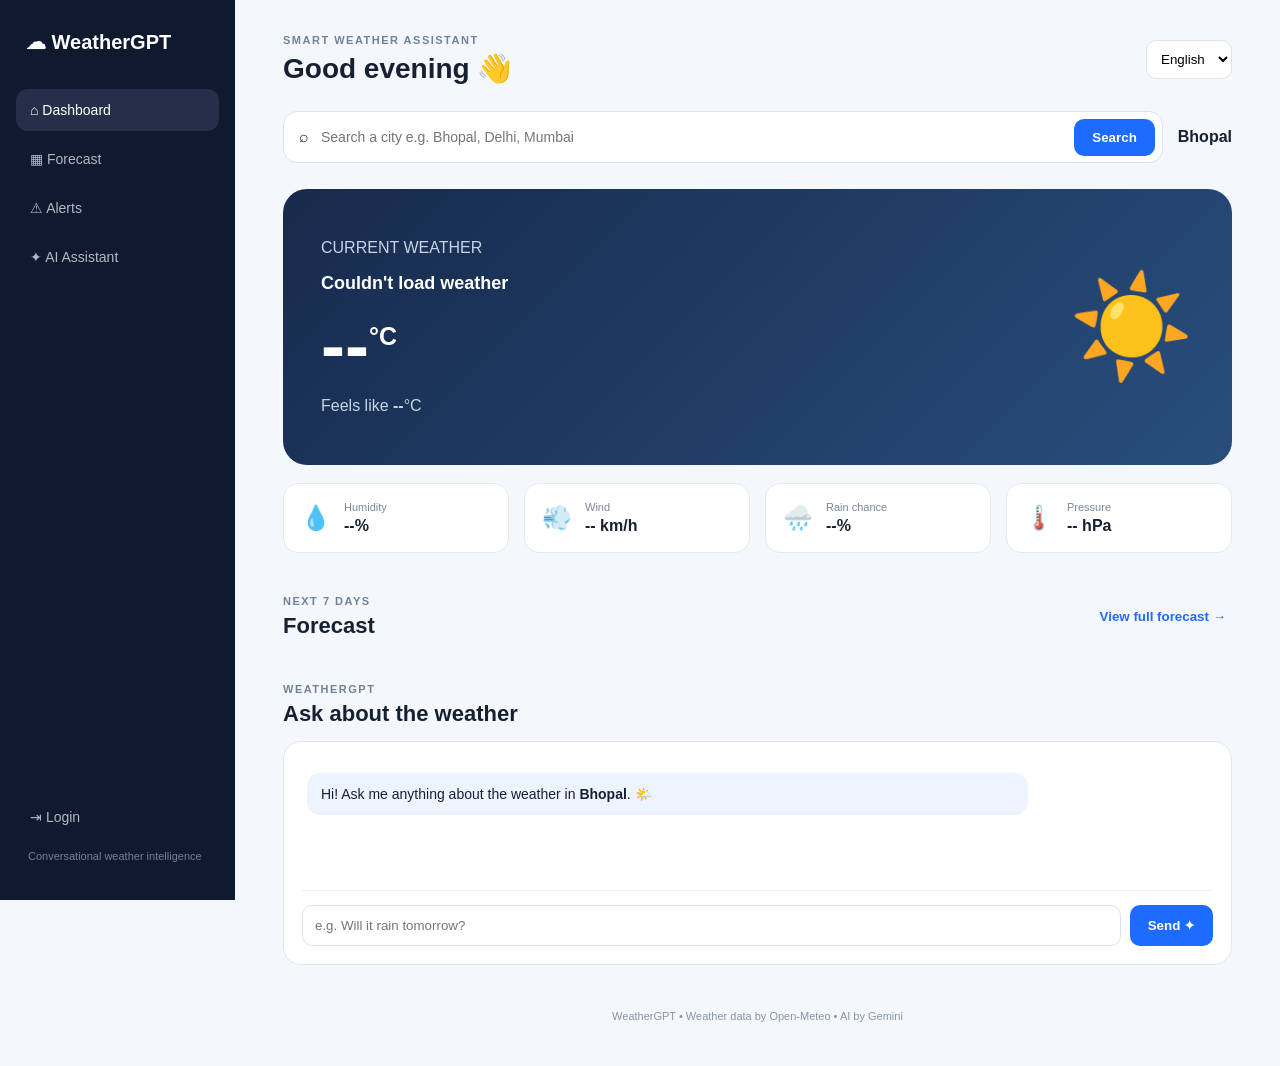
<file: frontend/index.html>
<!DOCTYPE html>
<html lang="en">
<head>
<meta charset="UTF-8">
<meta name="viewport" content="width=device-width, initial-scale=1.0">
<title>WeatherGPT</title>
<link rel="stylesheet" href="style.css">
</head>
<body>
<div class="app">
<aside class="sidebar">
  <div class="brand">☁ <span>WeatherGPT</span></div>
  <nav>
    <button class="nav active" data-section="dashboard">⌂ <span>Dashboard</span></button>
    <button class="nav" data-section="forecast">▦ <span>Forecast</span></button>
    <button class="nav" data-section="alerts">⚠ <span>Alerts</span></button>
    <button class="nav" data-section="chat">✦ <span>AI Assistant</span></button>
  </nav>
  <div class="side-bottom"><button class="nav" id="loginBtn">⇥ <span>Login</span></button><small>Conversational weather intelligence</small></div>
</aside>

<main>
<header>
  <div><p class="eyebrow">SMART WEATHER ASSISTANT</p><h1 id="greeting">Good afternoon 👋</h1></div>
  <div class="actions"><select id="language"><option value="en">English</option><option value="hi">हिन्दी</option></select></div>
</header>

<div class="search-row">
  <div class="search"><span>⌕</span><input id="cityInput" placeholder="Search a city e.g. Bhopal, Delhi, Mumbai"><button id="searchBtn">Search</button></div>
  <b id="locationLabel">Bhopal</b>
</div>

<section id="dashboard" class="section active">
  <div class="hero">
    <div><p>CURRENT WEATHER</p><h2 id="condition">Loading...</h2><div class="temp"><span id="temperature">--</span><sup>°C</sup></div><p>Feels like <b id="feelsLike">--</b>°C</p></div>
    <div id="weatherSymbol" class="symbol">☀️</div>
  </div>

  <div class="stats">
    <div class="stat">💧 <div><small>Humidity</small><strong id="humidity">--%</strong></div></div>
    <div class="stat">💨 <div><small>Wind</small><strong id="wind">-- km/h</strong></div></div>
    <div class="stat">🌧️ <div><small>Rain chance</small><strong id="rainChance">--%</strong></div></div>
    <div class="stat">🌡️ <div><small>Pressure</small><strong id="pressure">-- hPa</strong></div></div>
  </div>

  <div class="heading"><div><p class="eyebrow">NEXT 7 DAYS</p><h2>Forecast</h2></div><button class="link" data-go="forecast">View full forecast →</button></div>
  <div id="forecastPreview" class="forecast"></div>

  <div class="heading"><div><p class="eyebrow">WEATHERGPT</p><h2>Ask about the weather</h2></div></div>
  <div class="chat">
    <div id="chatMessages" class="messages"><div class="bot">Hi! Ask me anything about the weather in <b id="chatLocation">Bhopal</b>. 🌤️</div></div>
    <div class="chat-input"><input id="chatInput" placeholder="e.g. Will it rain tomorrow?"><button id="sendChat">Send ✦</button></div>
  </div>
</section>

<section id="forecast" class="section">
  <div class="heading"><div><p class="eyebrow">EXTENDED OUTLOOK</p><h2>7-day forecast</h2></div></div>
  <div id="forecastFull" class="forecast-full"></div>
</section>

<section id="alerts" class="section">
  <div class="heading"><div><p class="eyebrow">SAFETY FIRST</p><h2>Weather alerts</h2></div></div>
  <div id="alertsList" class="alerts"></div>
</section>

<section id="chat" class="section">
  <div class="heading"><div><p class="eyebrow">CONVERSATIONAL AI</p><h2>WeatherGPT Assistant</h2></div></div>
  <div class="chat big"><div id="fullChatMessages" class="messages"><div class="bot">I'm ready. Ask me about forecasts, rain, temperature, wind, or weather safety. 🤖</div></div>
  <div class="chat-input"><input id="fullChatInput" placeholder="Ask WeatherGPT..."><button id="fullSendChat">Send ✦</button></div></div>
</section>

<footer>WeatherGPT • Weather data by Open-Meteo • AI by Gemini</footer>
</main>
</div>

<div id="loginModal" class="modal hidden"><div class="modal-card"><button id="closeModal" class="close">×</button>
<p class="eyebrow">WEATHERGPT ACCOUNT</p><h2 id="authTitle">Login</h2>
<input id="authName" class="form hidden" placeholder="Name"><input id="authEmail" class="form" type="email" placeholder="Email"><input id="authPassword" class="form" type="password" placeholder="Password">
<button id="authSubmit" class="primary">Login</button><p id="authMessage"></p><button id="switchAuth" class="link">New here? Create an account</button>
</div></div>
<script src="script.js"></script>
</body>
</html>
</file>
<file: frontend/style.css>
*{box-sizing:border-box}body{margin:0;font-family:Segoe UI,Arial,sans-serif;background:#f4f7fb;color:#172033}.app{min-height:100vh;display:flex}.sidebar{width:235px;background:#101a2e;color:white;padding:26px 16px;position:fixed;inset:0 auto 0 0;display:flex;flex-direction:column}.brand{font-size:20px;font-weight:800;padding:4px 10px 35px}.sidebar nav{display:grid;gap:7px}.nav{border:0;background:transparent;color:#aeb8cb;text-align:left;padding:13px 14px;border-radius:12px;font-size:14px;cursor:pointer}.nav.active,.nav:hover{background:#24304a;color:#fff}.side-bottom{margin-top:auto}.side-bottom small{display:block;color:#728099;padding:12px;font-size:11px}main{margin-left:235px;width:calc(100% - 235px);max-width:1400px;padding:34px 48px}header,.search-row,.heading{display:flex;justify-content:space-between;align-items:center}header h1{margin:0;font-size:28px}.eyebrow{font-size:11px;letter-spacing:1.5px;font-weight:800;color:#71809b;margin:0 0 6px}.actions select{padding:10px;border:1px solid #dce3ed;border-radius:10px;background:white}.search-row{gap:15px;margin:26px 0}.search{flex:1;background:white;border:1px solid #dce3ed;border-radius:14px;padding:5px 7px 5px 15px;display:flex;align-items:center}.search input{flex:1;border:0;outline:0;padding:12px;font-size:14px}.search button,.primary,.chat-input button{border:0;background:#1d6cff;color:#fff;padding:11px 18px;border-radius:10px;font-weight:700;cursor:pointer}.hero{background:linear-gradient(135deg,#172a4c,#284e7d);color:#fff;border-radius:24px;padding:34px 38px;min-height:235px;display:flex;justify-content:space-between;align-items:center}.hero p{color:#c8d4e5}.hero h2{font-size:18px}.temp{font-size:72px;font-weight:800;line-height:1}.temp sup{font-size:25px}.symbol{font-size:100px}.stats{display:grid;grid-template-columns:repeat(4,1fr);gap:15px;margin:18px 0 42px}.stat{background:#fff;border:1px solid #e5eaf1;border-radius:15px;padding:17px;display:flex;gap:13px;align-items:center;font-size:24px}.stat small{display:block;color:#7b879b;font-size:11px}.stat strong{display:block;font-size:16px;margin-top:4px}.section{display:none}.section.active{display:block}.heading{margin:30px 0 14px}.heading h2{margin:0;font-size:22px}.link{border:0;background:none;color:#1d6cff;font-weight:700;cursor:pointer}.forecast{display:grid;grid-template-columns:repeat(7,1fr);gap:10px}.day-card{background:white;border:1px solid #e5eaf1;border-radius:15px;padding:17px 10px;text-align:center}.day-card .icon{font-size:30px;margin:10px}.rain{font-size:11px;color:#1d6cff;margin-top:7px}.forecast-full{display:grid;gap:10px}.forecast-full .day-card{display:grid;grid-template-columns:100px 70px 1fr 100px;align-items:center;text-align:left}.chat{background:#fff;border:1px solid #e1e7ef;border-radius:18px;padding:18px}.messages{min-height:130px;max-height:360px;overflow:auto;padding:5px}.bot,.user{max-width:80%;padding:11px 14px;border-radius:13px;margin:8px 0;line-height:1.45;font-size:14px}.bot{background:#eef4ff}.user{background:#1d6cff;color:white;margin-left:auto}.chat-input{display:flex;gap:9px;border-top:1px solid #edf0f4;padding-top:14px}.chat-input input{flex:1;border:1px solid #dce3ed;border-radius:10px;padding:12px;outline:0}.big{min-height:500px;display:flex;flex-direction:column}.big .messages{flex:1}.alerts{display:grid;gap:12px}.alert{background:#fff;border-left:5px solid #e5a400;border-radius:12px;padding:17px}.alert p{margin:5px 0 0;color:#67748a;font-size:13px}footer{text-align:center;color:#8995a7;font-size:11px;margin:45px 0 10px}.modal{position:fixed;inset:0;background:#101a2e80;display:grid;place-items:center;z-index:10}.hidden{display:none!important}.modal-card{background:white;width:min(410px,90vw);border-radius:20px;padding:30px;position:relative}.close{position:absolute;right:16px;top:12px;border:0;background:none;font-size:25px;cursor:pointer}.form{width:100%;padding:12px;margin:6px 0;border:1px solid #dce3ed;border-radius:10px}.primary{width:100%;margin-top:8px}#authMessage{font-size:12px;min-height:18px}.modal-card .link{width:100%;margin-top:8px}@media(max-width:900px){.sidebar{width:70px}.brand span,.nav span,.side-bottom small{display:none}main{margin-left:70px;width:calc(100% - 70px);padding:25px}.stats{grid-template-columns:repeat(2,1fr)}.forecast{grid-template-columns:repeat(4,1fr)}}@media(max-width:600px){main{padding:18px 13px}.stats{grid-template-columns:1fr 1fr}.forecast{grid-template-columns:repeat(2,1fr)}.forecast-full .day-card{grid-template-columns:65px 50px 1fr}.hero{padding:25px}.temp{font-size:55px}.symbol{font-size:65px}}
</file>
